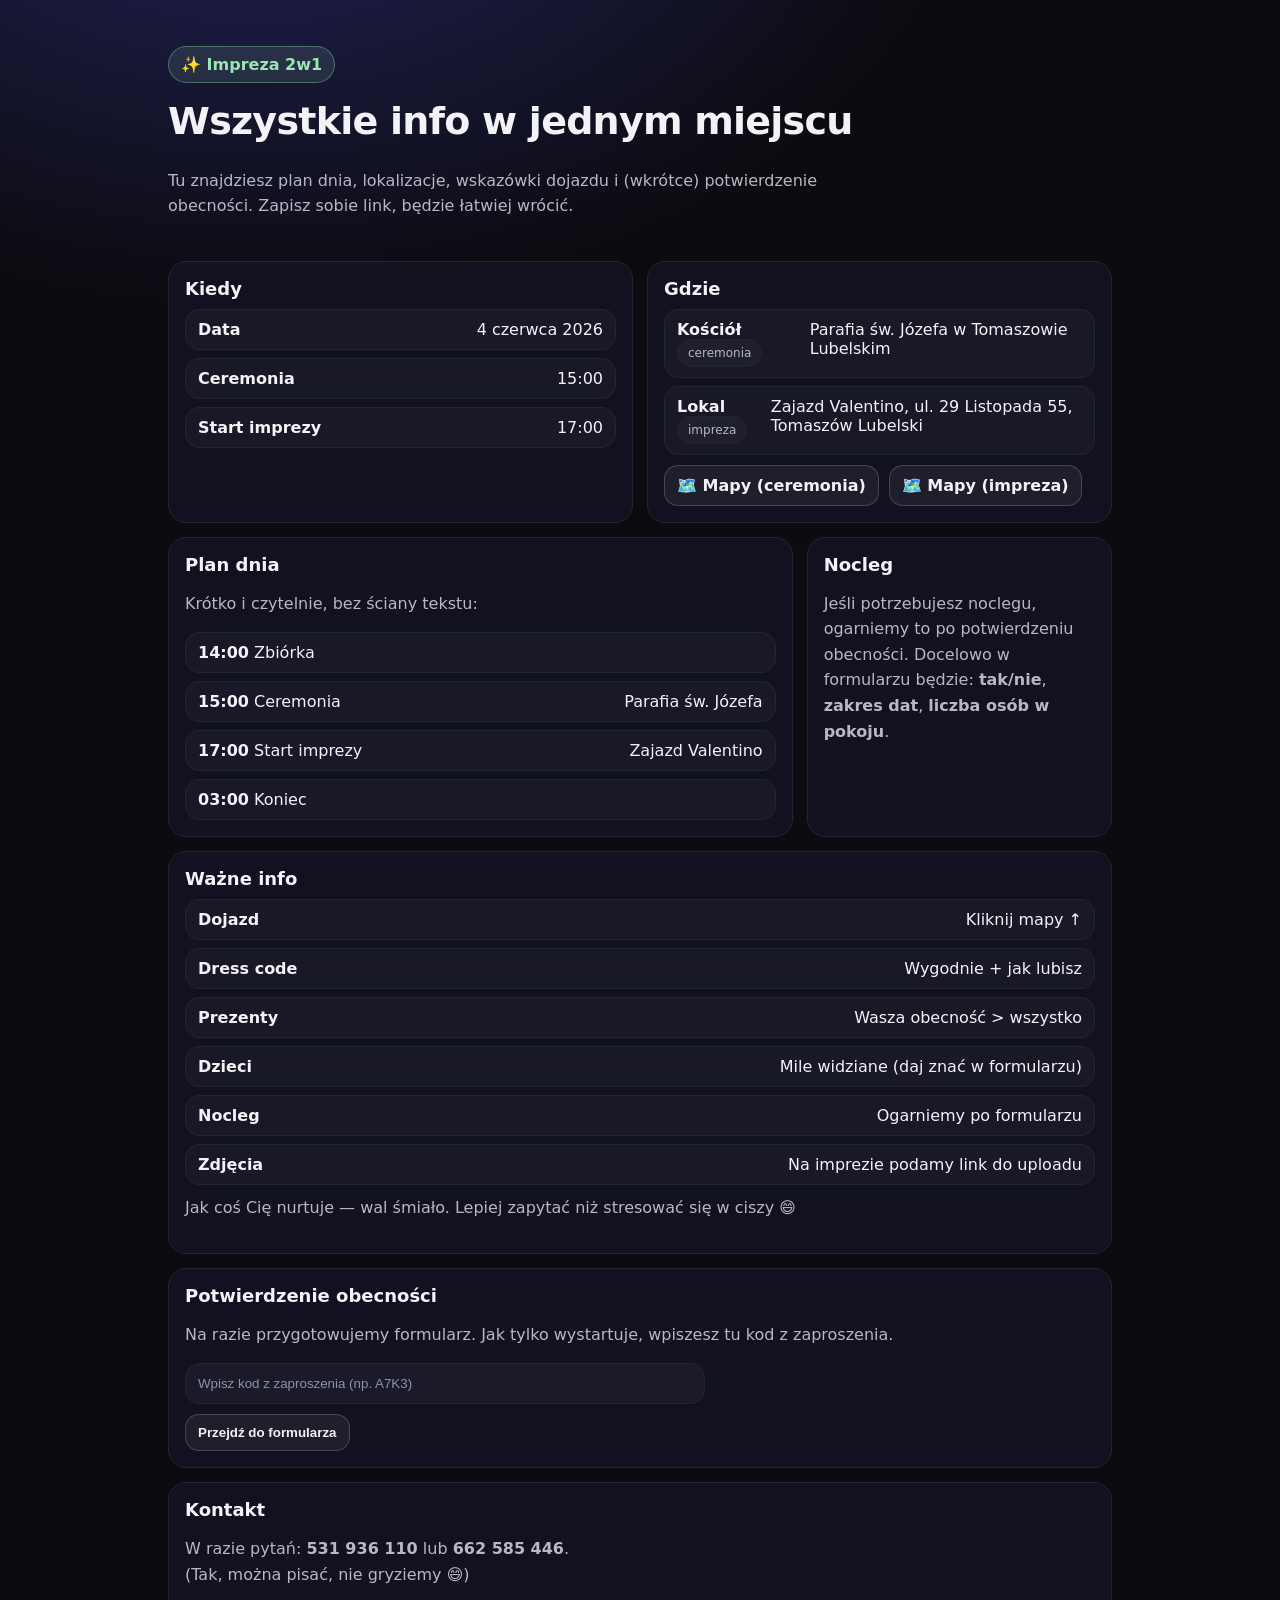
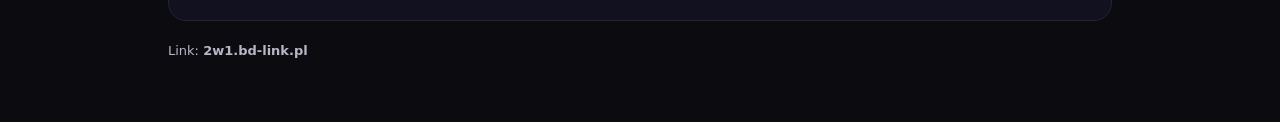
<file: index.html>
<!doctype html>
<html lang="pl">
<head>
  <meta charset="utf-8" />
  <meta name="viewport" content="width=device-width,initial-scale=1" />
  <meta name="robots" content="noindex,nofollow" />
  <title>Impreza 2w1</title>
  <style>
    :root { --bg:#0b0b10; --card:#141423; --text:#f3f3f7; --muted:#b7b7c8; --acc:#9ae6b4; --line:#23233a; }
    *{box-sizing:border-box}
    body{margin:0;font-family:system-ui,-apple-system,Segoe UI,Roboto,Ubuntu,"Helvetica Neue",Arial;background:radial-gradient(1200px 800px at 20% -10%, #23235a 0%, transparent 60%), var(--bg);color:var(--text)}
    a{color:inherit}
    .wrap{max-width:980px;margin:0 auto;padding:28px 18px 64px}
    header{display:flex;flex-direction:column;gap:10px;padding:18px 0 10px}
    .pill{display:inline-flex;align-items:center;gap:8px;background:rgba(154,230,180,.12);border:1px solid rgba(154,230,180,.35);color:var(--acc);padding:8px 12px;border-radius:999px;font-weight:600;width:max-content}
    h1{margin:6px 0 0;font-size:38px;letter-spacing:-.02em}
    .sub{color:var(--muted);line-height:1.55;max-width:70ch}
    .grid{display:grid;grid-template-columns:repeat(12,1fr);gap:14px;margin-top:16px}
    .card{grid-column:span 12;background:rgba(20,20,35,.78);border:1px solid var(--line);border-radius:18px;padding:16px 16px}
    @media (min-width:860px){
      .span6{grid-column:span 6}
      .span4{grid-column:span 4}
      .span8{grid-column:span 8}
    }
    h2{margin:0 0 8px;font-size:18px}
    .muted{color:var(--muted);line-height:1.6}
    .list{margin:10px 0 0;padding:0;list-style:none;display:grid;gap:8px}
    .row{display:flex;justify-content:space-between;gap:10px;padding:10px 12px;border:1px solid var(--line);border-radius:14px;background:rgba(255,255,255,.03)}
    .row b{font-weight:650}
    .btn{appearance:none;border:1px solid rgba(255,255,255,.18);background:rgba(255,255,255,.06);color:var(--text);padding:10px 12px;border-radius:14px;cursor:pointer;font-weight:650}
    .btn:hover{background:rgba(255,255,255,.10)}
    .input{width:100%;padding:12px 12px;border-radius:14px;border:1px solid var(--line);background:rgba(255,255,255,.04);color:var(--text);outline:none}
    .input::placeholder{color:#8f8fb0}
    .badge{display:inline-block;font-size:12px;color:var(--muted);border:1px solid var(--line);padding:6px 10px;border-radius:999px;background:rgba(255,255,255,.03)}
    footer{margin-top:22px;color:var(--muted);font-size:13px}
    .map{display:flex;gap:10px;flex-wrap:wrap;margin-top:10px}
    .map a{display:inline-flex;align-items:center;gap:8px;text-decoration:none}
    .sep{height:1px;background:var(--line);margin:12px 0}
  </style>
</head>
<body>
  <div class="wrap">
    <header>
      <div class="pill">✨ Impreza 2w1</div>
      <h1>Wszystkie info w jednym miejscu</h1>
      <p class="sub">
        Tu znajdziesz plan dnia, lokalizacje, wskazówki dojazdu i (wkrótce) potwierdzenie obecności.
        Zapisz sobie link, będzie łatwiej wrócić.
      </p>
    </header>

    <section class="grid">
      <div class="card span6">
        <h2>Kiedy</h2>
        <ul class="list">
          <li class="row"><span><b>Data</b></span><span>4 czerwca 2026</span></li>  
          <li class="row"><span><b>Ceremonia</b></span><span>15:00</span></li>
          <li class="row"><span><b>Start imprezy</b></span><span>17:00</span></li>
        </ul>
      </div>

      <div class="card span6">
        <h2>Gdzie</h2>
        <ul class="list">
          <li class="row"><span><b>Kościół</b> <span class="badge">ceremonia</span></span><span>Parafia św. Józefa w Tomaszowie Lubelskim</span></li>
          <li class="row"><span><b>Lokal</b> <span class="badge">impreza</span></span><span>Zajazd Valentino, ul. 29 Listopada 55, Tomaszów Lubelski</span></li>
        </ul>
        <div class="map">
          <a class="btn" href="https://www.google.com/maps/place/Ko%C5%9Bci%C3%B3%C5%82+pw.+%C5%9Aw.+J%C3%B3zefa/@50.4374412,23.4111574,16.42z/data=!4m6!3m5!1s0x4724af1db97cd621:0x3dadcc151da2d1af!8m2!3d50.4379009!4d23.4137895!16s%2Fg%2F120r9hjl?entry=ttu&g_ep=EgoyMDI2MDIxOC4wIKXMDSoASAFQAw%3D%3D" id="maps-ceremony" target="_blank" rel="noreferrer">🗺️ Mapy (ceremonia)</a>
          <a class="btn" href="https://www.google.com/maps/place/Zajazd+Valentino/@50.4509759,23.4252799,17.17z/data=!4m9!3m8!1s0x4724af124a879e5f:0x180357aef9720587!5m2!4m1!1i2!8m2!3d50.4509832!4d23.4270407!16s%2Fg%2F1thz0fgy?entry=ttu&g_ep=EgoyMDI2MDIxOC4wIKXMDSoASAFQAw%3D%3D" id="maps-party" target="_blank" rel="noreferrer">🗺️ Mapy (impreza)</a>
        </div>
      </div>

      <div class="card span8">
        <h2>Plan dnia</h2>
        <p class="muted">Krótko i czytelnie, bez ściany tekstu:</p>
        <ul class="list">
          <li class="row"><span><b>14:00</b> Zbiórka</span><span></span></li>
          <li class="row"><span><b>15:00</b> Ceremonia</span><span>Parafia św. Józefa</span></li>
          <li class="row"><span><b>17:00</b> Start imprezy</span><span>Zajazd Valentino</span></li>
          <li class="row"><span><b>03:00</b> Koniec</span><span></span></li>
        </ul>
      </div>

      <div class="card span4">
        <h2>Nocleg</h2>
        <p class="muted">
          Jeśli potrzebujesz noclegu, ogarniemy to po potwierdzeniu obecności.
          Docelowo w formularzu będzie: <b>tak/nie</b>, <b>zakres dat</b>, <b>liczba osób w pokoju</b>.
        </p>
      </div>

      <div class="card span12">
        <h2>Ważne info</h2>
        <ul class="list">
            <li class="row"><span><b>Dojazd</b></span><span>Kliknij mapy ↑</span></li>
            <li class="row"><span><b>Dress code</b></span><span>Wygodnie + jak lubisz</span></li>
            <li class="row"><span><b>Prezenty</b></span><span>Wasza obecność > wszystko</span></li>
            <li class="row"><span><b>Dzieci</b></span><span>Mile widziane (daj znać w formularzu)</span></li>
            <li class="row"><span><b>Nocleg</b></span><span>Ogarniemy po formularzu</span></li>
            <li class="row"><span><b>Zdjęcia</b></span><span>Na imprezie podamy link do uploadu</span></li>
        </ul>
        <p class="muted" style="margin-top:10px">
            Jak coś Cię nurtuje — wal śmiało. Lepiej zapytać niż stresować się w ciszy 😄
        </p>
      </div>

      <div class="card span12" id="rsvp">
        <h2>Potwierdzenie obecności</h2>
        <p class="muted">Na razie przygotowujemy formularz. Jak tylko wystartuje, wpiszesz tu kod z zaproszenia.</p>
        <div style="display:flex;gap:10px;flex-wrap:wrap;max-width:520px;margin-top:10px">
          <input class="input" placeholder="Wpisz kod z zaproszenia (np. A7K3)" disabled />
          <button class="btn" disabled>Przejdź do formularza</button>
        </div>
      </div>

      <div class="card span12">
        <h2>Kontakt</h2>
        <p class="muted">
          W razie pytań: <b>531 936 110</b> lub <b>662 585 446</b>. <br/>
          (Tak, można pisać, nie gryziemy 😄)
        </p>
      </div>
    </section>

    <footer>
      <div>Link: <b>2w1.bd-link.pl</b></div>
    </footer>
  </div>

  <script>
    const ceremony = "https://www.google.com/maps/place/Ko%C5%9Bci%C3%B3%C5%82+pw.+%C5%9Aw.+J%C3%B3zefa/@50.4377501,23.4076793,15.75z/data=!4m17!1m10!3m9!1s0x4724af124a879e5f:0x180357aef9720587!2sZajazd+Valentino!5m2!4m1!1i2!8m2!3d50.4509832!4d23.4270407!16s%2Fg%2F1thz0fgy!3m5!1s0x4724af1db97cd621:0x3dadcc151da2d1af!8m2!3d50.4379009!4d23.4137895!16s%2Fg%2F120r9hjl?entry=ttu&g_ep=EgoyMDI2MDIxOC4wIKXMDSoASAFQAw%3D%3D";
    const party = "https://www.google.com/maps/place/Zajazd+Valentino/@50.4509759,23.4252799,17.17z/data=!4m9!3m8!1s0x4724af124a879e5f:0x180357aef9720587!5m2!4m1!1i2!8m2!3d50.4509832!4d23.4270407!16s%2Fg%2F1thz0fgy?entry=ttu&g_ep=EgoyMDI2MDIxOC4wIKXMDSoASAFQAw%3D%3D";
    const a = document.getElementById("maps-ceremony");
    const b = document.getElementById("maps-party");
    if (ceremony) a.href = ceremony; else a.style.opacity = .5;
    if (party) b.href = party; else b.style.opacity = .5;
  </script>
</body>
</html>
</file>
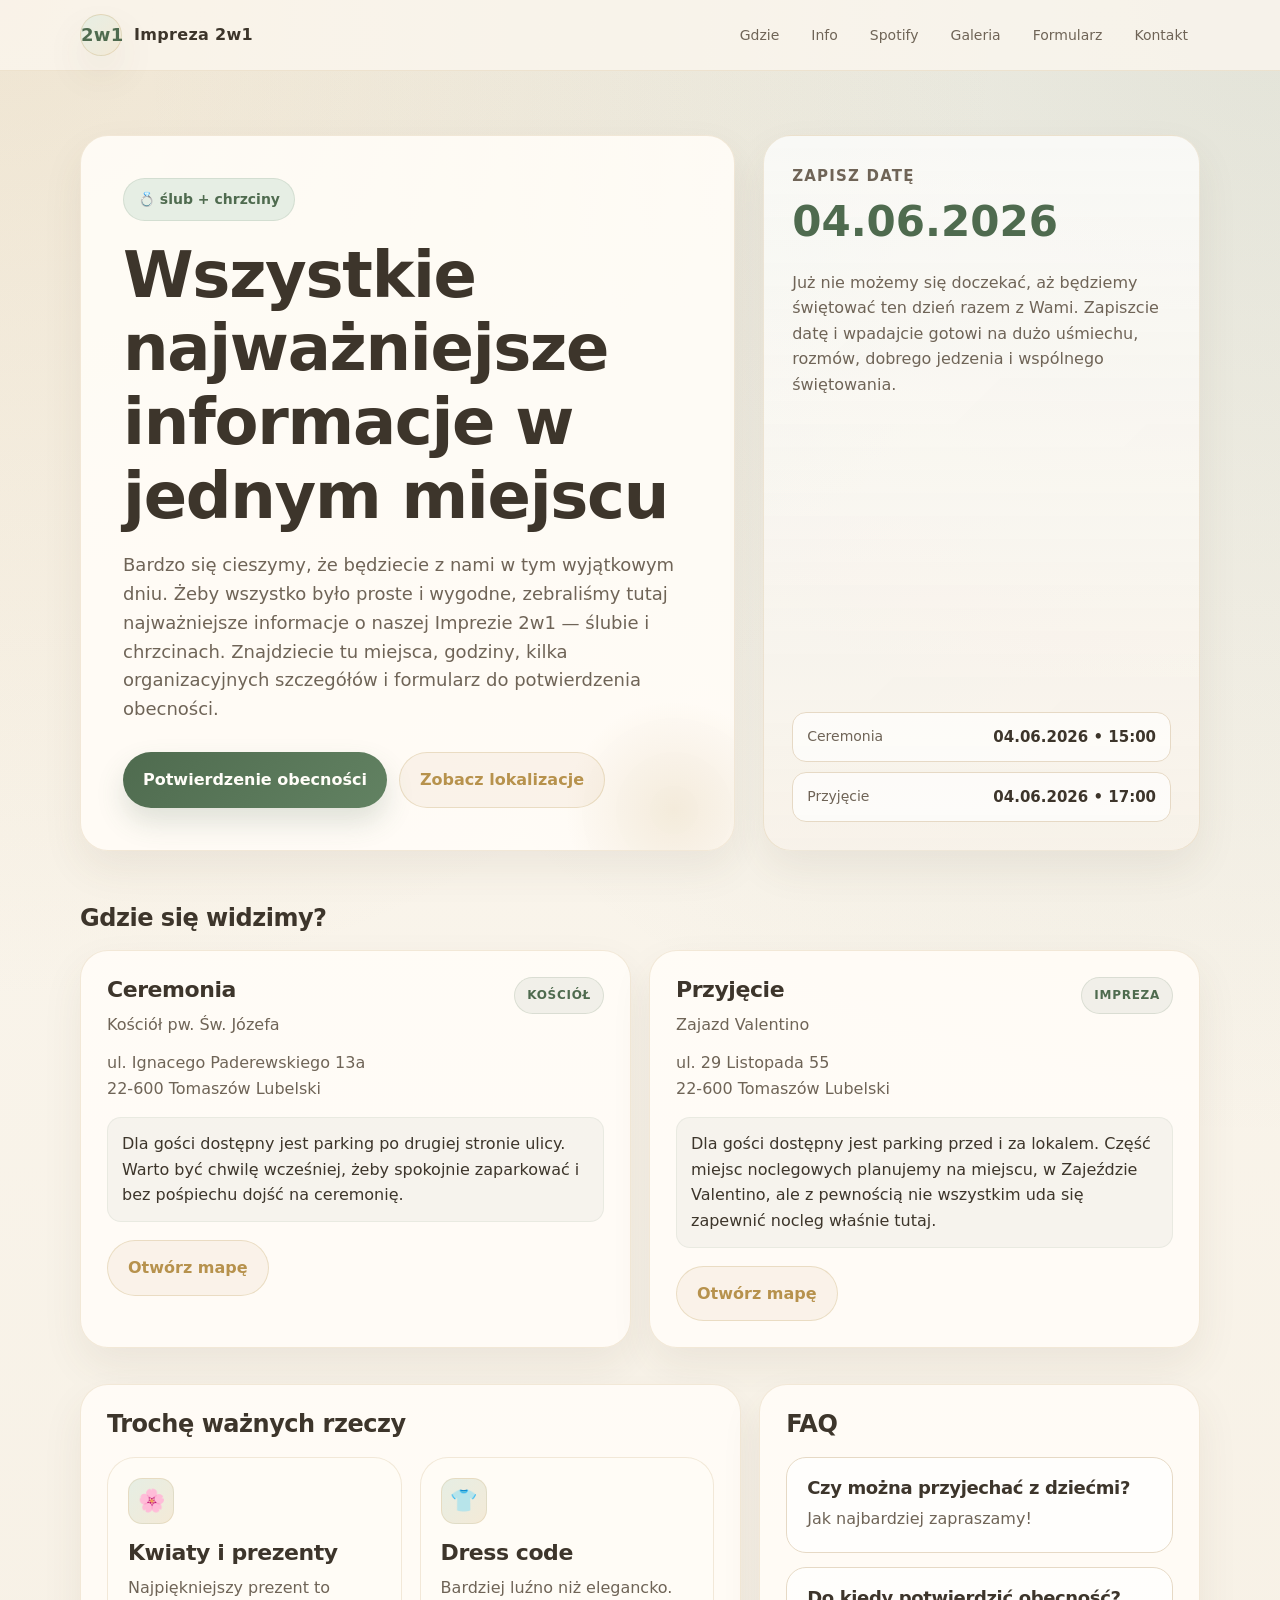
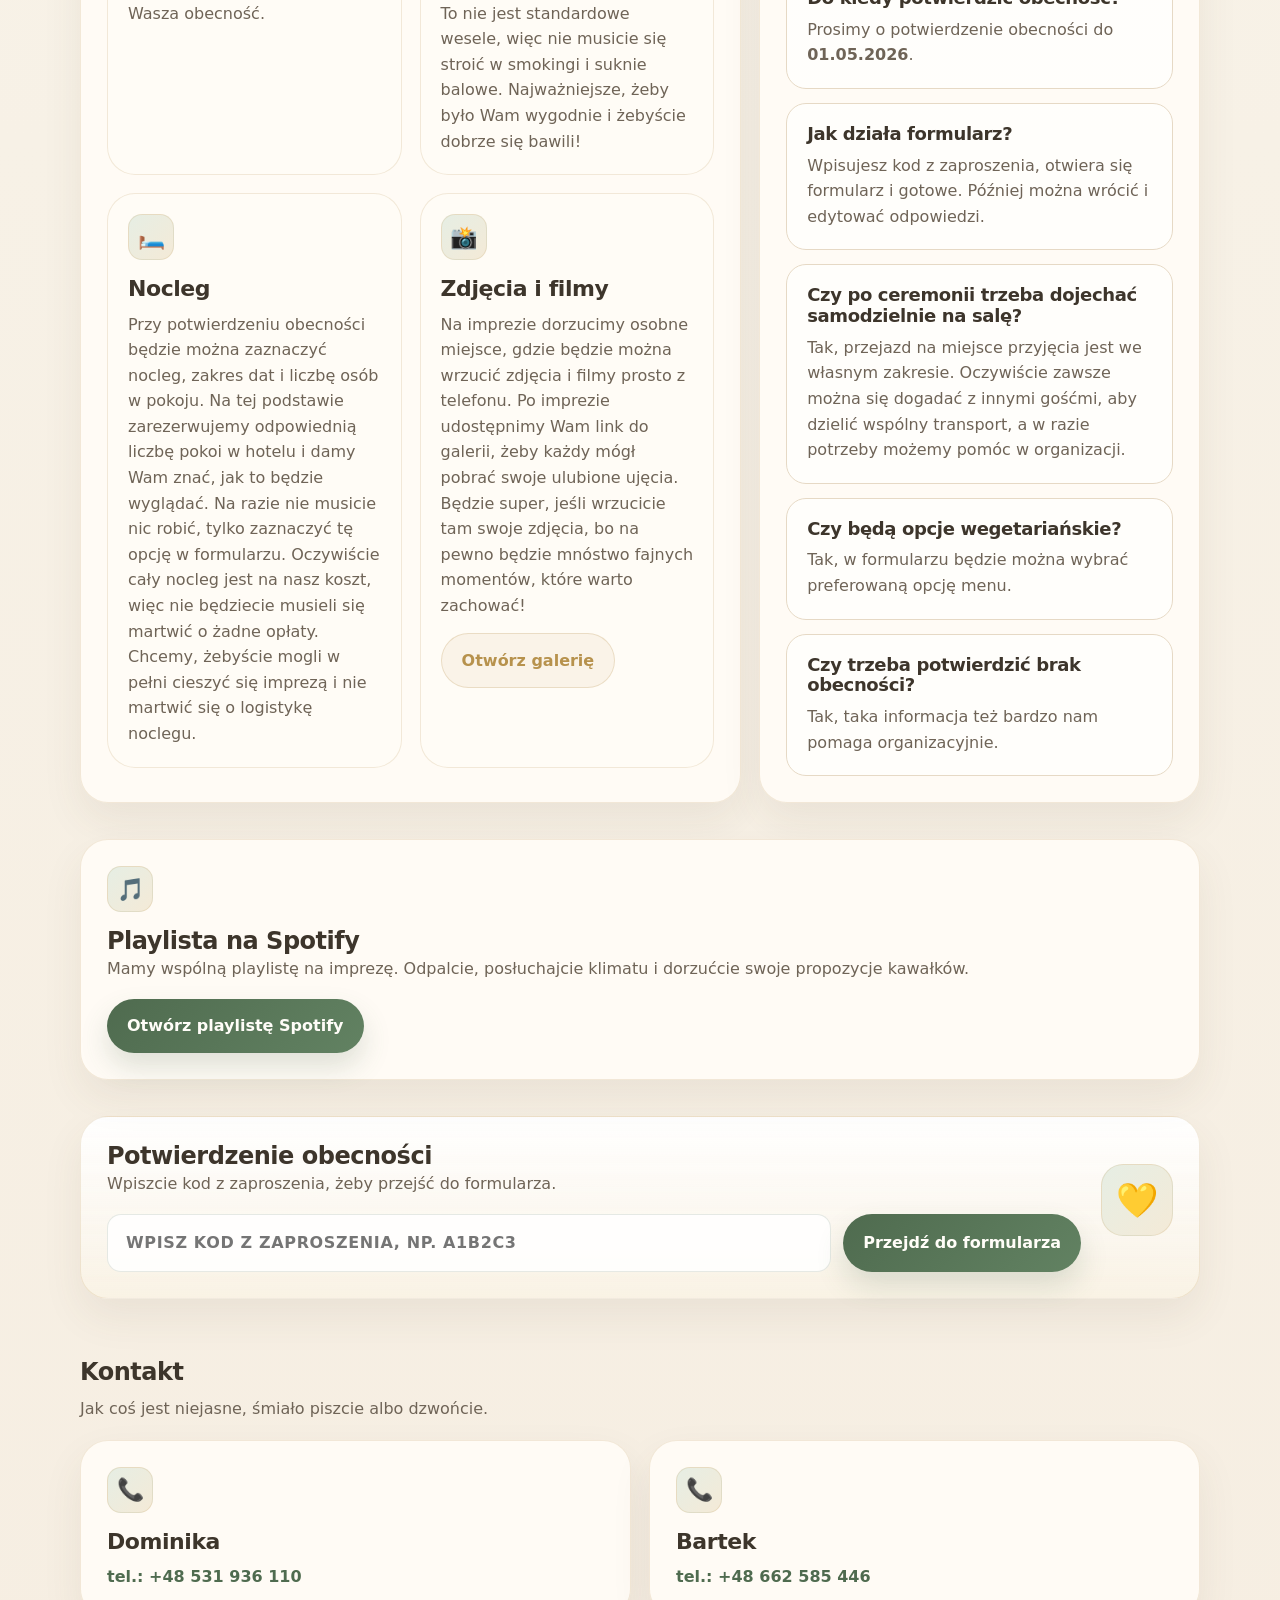
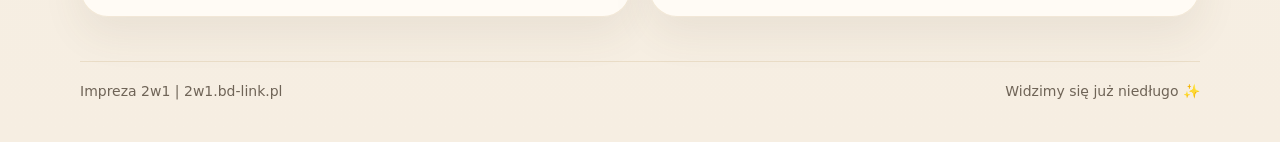
<file: site/index.html>
﻿<!doctype html>
<html lang="pl">
<head>
  <meta charset="utf-8" />
  <meta name="viewport" content="width=device-width, initial-scale=1" />
  <meta name="robots" content="noindex,nofollow" />
  <title>Impreza 2w1</title>
  <meta name="description" content="Ślub i chrzciny – wszystkie najważniejsze informacje w jednym miejscu." />
  <link rel="stylesheet" href="styles/main.css">
</head>
<body>
  <header class="topbar">
    <div class="container topbar-inner">
      <a class="brand" href="/index.html" aria-label="Przejdź na stronę główną">
        <div class="brand-mark">2w1</div>
        <div>Impreza 2w1</div>
      </a>
      <button
        class="nav-toggle"
        id="nav-toggle"
        type="button"
        aria-label="Przełącz menu"
        aria-controls="site-nav"
        aria-expanded="false"
      >
        <span class="nav-toggle-icon" aria-hidden="true">☰</span>
      </button>
      <nav class="nav" id="site-nav" aria-label="Nawigacja" data-open="false">
        <a href="#gdzie">Gdzie</a>
        <a href="#info">Info</a>
        <a href="#spotify">Spotify</a>
        <a href="/gallery.html">Galeria</a>
        <a href="#rsvp">Formularz</a>
        <a href="#kontakt">Kontakt</a>
      </nav>
    </div>
  </header>

  <main>
    <section class="hero">
      <div class="container hero-grid">
        <div class="hero-copy">
          <div class="eyebrow">💍 ślub + chrzciny</div>
          <h1>Wszystkie najważniejsze informacje w jednym miejscu</h1>
          <p class="hero-lead">
            Bardzo się cieszymy, że będziecie z nami w tym wyjątkowym dniu. Żeby wszystko było proste i wygodne,
            zebraliśmy tutaj najważniejsze informacje o naszej Imprezie 2w1 — ślubie i chrzcinach.
            Znajdziecie tu miejsca, godziny, kilka organizacyjnych szczegółów i formularz do potwierdzenia obecności.
          </p>
          <div class="hero-actions">
            <a class="btn btn-primary" href="#rsvp">Potwierdzenie obecności</a>
            <a class="btn btn-secondary" href="#gdzie">Zobacz lokalizacje</a>
          </div>
        </div>

        <aside class="hero-card" aria-label="Najważniejsze informacje">
          <div>
            <div class="countdown-title">Zapisz datę</div>
            <div class="date-box">
              <div class="date-main">04.06.2026</div>
              <p style="margin:0; color: var(--muted);">
                Już nie możemy się doczekać, aż będziemy świętować ten dzień razem z Wami.
                Zapiszcie datę i wpadajcie gotowi na dużo uśmiechu, rozmów, dobrego jedzenia i wspólnego świętowania.
              </p>
            </div>
          </div>

          <div class="mini-list">
            <div class="mini-item">
              <span>Ceremonia</span>
              <strong>04.06.2026 • 15:00</strong>
            </div>
            <div class="mini-item">
              <span>Przyjęcie</span>
              <strong>04.06.2026 • 17:00</strong>
            </div>
          </div>
        </aside>
      </div>
    </section>

    <section class="section" id="gdzie">
      <div class="container">
        <div class="section-heading">
          <div>
            <h2>Gdzie się widzimy?</h2>
          </div>
        </div>

        <div class="places-grid">
          <article class="panel">
            <div class="place-title-row">
              <div>
                <h3>Ceremonia</h3>
                <p>Kościół pw. Św. Józefa</p>
              </div>
              <div class="tag">kościół</div>
            </div>
            <p>
              ul. Ignacego Paderewskiego 13a<br>
              22-600 Tomaszów Lubelski
            </p>
            <ul class="detail-list">
              <li>Dla gości dostępny jest parking po drugiej stronie ulicy. Warto być chwilę wcześniej, żeby spokojnie zaparkować i bez pośpiechu dojść na ceremonię.</li>
            </ul>
            <div class="hero-actions" style="margin-top: 18px;">
              <a class="btn btn-secondary" href="https://maps.app.goo.gl/gqUh9HjUZLVQgQsm7">Otwórz mapę</a>
            </div>
          </article>

          <article class="panel">
            <div class="place-title-row">
              <div>
                <h3>Przyjęcie</h3>
                <p>Zajazd Valentino</p>
              </div>
              <div class="tag">impreza</div>
            </div>
            <p>
              ul. 29 Listopada 55<br>
              22-600 Tomaszów Lubelski
            </p>
            <ul class="detail-list">
              <li>Dla gości dostępny jest parking przed i za lokalem. Część miejsc noclegowych planujemy na miejscu, w Zajeździe Valentino, ale z pewnością nie wszystkim uda się zapewnić nocleg właśnie tutaj.</li>
            </ul>
            <div class="hero-actions" style="margin-top: 18px;">
              <a class="btn btn-secondary" href="https://maps.app.goo.gl/rmfdSCxpEkMoLABb7">Otwórz mapę</a>
            </div>
          </article>
        </div>
      </div>
    </section>

    <section class="section" id="info">
      <div class="container details-grid">
        <article class="info-card">
          <h2>Trochę ważnych rzeczy</h2>
          <div class="cards-2" style="margin-top: 18px;">

            <div class="section-card" style="padding: 20px; box-shadow: none;">
              <div class="icon-badge">🌸</div>
              <h3>Kwiaty i prezenty</h3>
              <p>Najpiękniejszy prezent to Wasza obecność.</p>
            </div>

            <div class="section-card" style="padding: 20px; box-shadow: none;">
              <div class="icon-badge">👕</div>
              <h3>Dress code</h3>
              <p>
                Bardziej luźno niż elegancko. To nie jest standardowe wesele,
                więc nie musicie się stroić w smokingi i suknie balowe.
                Najważniejsze, żeby było Wam wygodnie i żebyście dobrze się bawili!
              </p>
            </div>

            <div class="section-card" style="padding: 20px; box-shadow: none;">
              <div class="icon-badge">🛏️</div>
              <h3>Nocleg</h3>
              <p>
                Przy potwierdzeniu obecności będzie można zaznaczyć nocleg, zakres dat i liczbę osób w pokoju.
                Na tej podstawie zarezerwujemy odpowiednią liczbę pokoi w hotelu i damy Wam znać,
                jak to będzie wyglądać. Na razie nie musicie nic robić, tylko zaznaczyć tę opcję w formularzu.
                Oczywiście cały nocleg jest na nasz koszt, więc nie będziecie musieli się martwić o żadne opłaty.
                Chcemy, żebyście mogli w pełni cieszyć się imprezą i nie martwić się o logistykę noclegu.
              </p>
            </div>

            <div class="section-card" style="padding: 20px; box-shadow: none;">
              <div class="icon-badge">📸</div>
              <h3>Zdjęcia i filmy</h3>
              <p>
                Na imprezie dorzucimy osobne miejsce, gdzie będzie można wrzucić zdjęcia i filmy prosto z telefonu.
                Po imprezie udostępnimy Wam link do galerii, żeby każdy mógł pobrać swoje ulubione ujęcia.
                Będzie super, jeśli wrzucicie tam swoje zdjęcia, bo na pewno będzie mnóstwo fajnych momentów,
                które warto zachować!
              </p>
              <div class="hero-actions" style="margin-top: 14px;">
                <a class="btn btn-secondary" href="/gallery.html">Otwórz galerię</a>
              </div>
            </div>
          </div>
        </article>

        <article class="info-card">
          <h2>FAQ</h2>
          <ul class="faq" style="margin-top: 18px;">
            <li class="faq-item">
              <h3>Czy można przyjechać z dziećmi?</h3>
              <p>Jak najbardziej zapraszamy!</p>
            </li>
            <li class="faq-item">
              <h3>Do kiedy potwierdzić obecność?</h3>
              <p>Prosimy o potwierdzenie obecności do <b>01.05.2026</b>.</p>
            </li>
            <li class="faq-item">
              <h3>Jak działa formularz?</h3>
              <p>Wpisujesz kod z zaproszenia, otwiera się formularz i gotowe. Później można wrócić i edytować odpowiedzi.</p>
            </li>
            <li class="faq-item">
              <h3>Czy po ceremonii trzeba dojechać samodzielnie na salę?</h3>
              <p>Tak, przejazd na miejsce przyjęcia jest we własnym zakresie.
                Oczywiście zawsze można się dogadać z innymi gośćmi, aby dzielić wspólny transport, a w razie potrzeby możemy pomóc w organizacji.</p>
            </li>
            <li class="faq-item">
              <h3>Czy będą opcje wegetariańskie?</h3>
              <p>Tak, w formularzu będzie można wybrać preferowaną opcję menu.</p>
            </li>
            <li class="faq-item">
              <h3>Czy trzeba potwierdzić brak obecności?</h3>
              <p>Tak, taka informacja też bardzo nam pomaga organizacyjnie.</p>
            </li>
          </ul>
        </article>
      </div>
    </section>

    <section class="section" id="spotify">
      <div class="container">
        <article class="section-card">
          <div class="icon-badge">🎵</div>
          <h2>Playlista na Spotify</h2>
          <p>
            Mamy wspólną playlistę na imprezę. Odpalcie, posłuchajcie klimatu i dorzućcie swoje propozycje kawałków.
          </p>
          <div class="hero-actions" style="margin-top: 18px;">
            <a class="btn btn-primary" href="https://open.spotify.com/playlist/4TO28ayHBYd7rs6MMkvjEb?si=2b05b50a90894fc7&pt=0059463d919aa73c8699eeb2417dbea4" target="_blank" rel="noopener noreferrer">
              Otwórz playlistę Spotify
            </a>
          </div>
        </article>
      </div>
    </section>

    <section class="rsvp-wrap" id="rsvp">
      <div class="container">
        <article class="rsvp-card">
          <div>
            <h2>Potwierdzenie obecności</h2>
            <p>Wpiszcie kod z zaproszenia, żeby przejść do formularza.</p>
            <form class="form-row" id="code-form">
              <input
                class="input code-input"
                type="text"
                name="inviteCode"
                id="inviteCode"
                placeholder="Wpisz kod z zaproszenia, np. A1B2C3"
                autocomplete="off"
                spellcheck="false"
                inputmode="latin"
              />
              <button class="btn btn-primary" type="submit">Przejdź do formularza</button>
            </form>
          </div>
          <div>
            <div class="icon-badge" style="width: 72px; height: 72px; border-radius: 22px; font-size: 34px; margin: 0 0 14px auto;">💛</div>
          </div>
        </article>
      </div>
    </section>

    <section class="section" id="kontakt">
      <div class="container">
        <div class="section-heading">
          <div>
            <h2>Kontakt</h2>
            <p>Jak coś jest niejasne, śmiało piszcie albo dzwońcie.</p>
          </div>
        </div>

        <div class="cards-2">
          <article class="section-card">
            <div class="icon-badge">📞</div>
            <h3>Dominika</h3>
            <p><a class="contact-link" href="tel:+48531936110">tel.: +48 531 936 110</a></p>
          </article>
          <article class="section-card">
            <div class="icon-badge">📞</div>
            <h3>Bartek</h3>
            <p><a class="contact-link" href="tel:+48662585446">tel.: +48 662 585 446</a></p>
          </article>
        </div>
      </div>
    </section>
  </main>

  <footer class="footer">
    <div class="container footer-inner">
      <div>Impreza 2w1 | 2w1.bd-link.pl</div>
      <div>Widzimy się już niedługo ✨</div>
    </div>
  </footer>

  <script>
    const navToggle = document.getElementById('nav-toggle');
    const siteNav = document.getElementById('site-nav');
    const codeForm = document.getElementById('code-form');

    if (navToggle && siteNav) {
      navToggle.addEventListener('click', () => {
        const isOpen = siteNav.getAttribute('data-open') === 'true';
        siteNav.setAttribute('data-open', String(!isOpen));
        navToggle.setAttribute('aria-expanded', String(!isOpen));
        navToggle.querySelector('.nav-toggle-icon').textContent = !isOpen ? '✕' : '☰';
      });

      siteNav.addEventListener('click', (event) => {
        if (!event.target.closest('a')) return;
        siteNav.setAttribute('data-open', 'false');
        navToggle.setAttribute('aria-expanded', 'false');
      });
    }

    codeForm.addEventListener('submit', (event) => {
      event.preventDefault();
      const input = document.getElementById('inviteCode');
      const code = input.value.trim().toUpperCase();

      if (!code) {
        input.focus();
        return;
      }

      window.location.href = `/rsvp?code=${encodeURIComponent(code)}`;
    });
  </script>
</body>
</html>
</file>
<file: site/styles/main.css>
:root {
    --bg: #f8f3ea;
    --bg-soft: #f3ebdf;
    --card: rgba(255, 252, 247, 0.92);
    --text: #3d352b;
    --muted: #6f6457;
    --line: #e6d9c5;
    --green: #4f6b4f;
    --green-soft: #e6eee4;
    --gold: #b7924d;
    --gold-soft: #f4ead7;
    --shadow: 0 18px 40px rgba(95, 76, 46, 0.08);
    --radius-xl: 28px;
    --radius-lg: 20px;
    --radius-md: 14px;
    --max: 1120px;
    --ease-out: cubic-bezier(0.22, 1, 0.36, 1);
    --ease-smooth: cubic-bezier(0.4, 0, 0.2, 1);
}

* { box-sizing: border-box; }

html { scroll-behavior: smooth; }

body {
    margin: 0;
    font-family: "Segoe UI", Inter, system-ui, -apple-system, BlinkMacSystemFont, "Helvetica Neue", sans-serif;
    color: var(--text);
    background:
    radial-gradient(circle at top left, rgba(183, 146, 77, 0.18), transparent 28%),
    radial-gradient(circle at top right, rgba(79, 107, 79, 0.14), transparent 32%),
    linear-gradient(180deg, #fbf7ef 0%, #f7f1e6 52%, #f6eee2 100%);
    line-height: 1.6;
    animation: pageFadeIn 520ms var(--ease-out) both;
}

a { color: inherit; }

img { max-width: 100%; display: block; }

.container {
    width: min(var(--max), calc(100% - 32px));
    margin: 0 auto;
}

.topbar {
    position: sticky;
    top: 0;
    z-index: 30;
    backdrop-filter: blur(12px);
    background: rgba(251, 247, 239, 0.78);
    border-bottom: 1px solid rgba(183, 146, 77, 0.18);
    animation: headerDropIn 520ms var(--ease-out) both;
}

.topbar-inner {
    display: flex;
    align-items: center;
    justify-content: space-between;
    gap: 16px;
    padding: 14px 0;
}

.brand {
    display: flex;
    align-items: center;
    gap: 12px;
    font-weight: 700;
    letter-spacing: 0.02em;
    text-decoration: none;
    color: inherit;
}

.brand-mark {
    width: 42px;
    height: 42px;
    border-radius: 50%;
    display: grid;
    place-items: center;
    background: linear-gradient(135deg, var(--green-soft), var(--gold-soft));
    border: 1px solid rgba(183, 146, 77, 0.25);
    color: var(--green);
    box-shadow: var(--shadow);
    font-size: 18px;
}

.nav {
    display: flex;
    flex-wrap: wrap;
    justify-content: flex-end;
    gap: 8px;
}

.nav-toggle {
    display: none;
    border: 1px solid rgba(183, 146, 77, 0.24);
    background: rgba(255,255,255,0.75);
    color: var(--text);
    border-radius: 999px;
    padding: 10px 14px;
    font: inherit;
    font-weight: 700;
    cursor: pointer;
    transition: background 200ms var(--ease-smooth), transform 200ms var(--ease-smooth);
}

.nav-toggle:hover {
    background: rgba(79, 107, 79, 0.08);
    transform: translateY(-1px);
}

.nav-toggle-icon {
    font-size: 18px;
    line-height: 1;
    display: inline-block;
    min-width: 1em;
    text-align: center;
}

.nav a {
    text-decoration: none;
    color: var(--muted);
    font-size: 14px;
    padding: 10px 12px;
    border-radius: 999px;
    position: relative;
    transition: background 200ms var(--ease-smooth), color 200ms var(--ease-smooth), transform 200ms var(--ease-smooth);
}

.nav a:hover {
    background: rgba(79, 107, 79, 0.08);
    color: var(--green);
    transform: translateY(-1px);
}

.nav a::after {
    content: "";
    position: absolute;
    left: 12px;
    right: 12px;
    bottom: 7px;
    height: 2px;
    border-radius: 999px;
    background: rgba(79, 107, 79, 0.35);
    transform: scaleX(0);
    transform-origin: left;
    transition: transform 220ms var(--ease-out);
}

.nav a:hover::after {
    transform: scaleX(1);
}

.hero {
    padding: 64px 0 36px;
}

.hero-grid {
    display: grid;
    grid-template-columns: 1.2fr 0.8fr;
    gap: 28px;
    align-items: stretch;
}

.hero-copy,
.hero-card,
.section-card,
.panel,
.rsvp-card,
.info-card {
    background: var(--card);
    border: 1px solid rgba(183, 146, 77, 0.18);
    border-radius: var(--radius-xl);
    box-shadow: var(--shadow);
    transition: transform 220ms var(--ease-smooth), box-shadow 220ms var(--ease-smooth), border-color 220ms var(--ease-smooth);
}

.hero-copy {
    padding: 42px;
    position: relative;
    overflow: hidden;
    animation: riseIn 560ms var(--ease-out) 60ms both;
}

.hero-copy::after {
    content: "";
    position: absolute;
    inset: auto -50px -70px auto;
    width: 220px;
    height: 220px;
    border-radius: 50%;
    background: radial-gradient(circle, rgba(183, 146, 77, 0.16), transparent 70%);
    pointer-events: none;
}

.eyebrow {
    display: inline-flex;
    align-items: center;
    gap: 8px;
    padding: 9px 14px;
    border-radius: 999px;
    background: var(--green-soft);
    color: var(--green);
    font-weight: 700;
    font-size: 14px;
    border: 1px solid rgba(79, 107, 79, 0.12);
}

h1, h2, h3 {
    margin: 0;
    line-height: 1.15;
    letter-spacing: -0.02em;
}

h1 {
    margin-top: 18px;
    font-size: clamp(34px, 5vw, 64px);
}

.hero-lead {
    margin: 18px 0 0;
    max-width: 58ch;
    color: var(--muted);
    font-size: 18px;
}

.hero-actions {
    display: flex;
    flex-wrap: wrap;
    gap: 12px;
    margin-top: 28px;
}

.btn {
    appearance: none;
    border: 0;
    border-radius: 999px;
    padding: 14px 20px;
    font: inherit;
    font-weight: 700;
    cursor: pointer;
    text-decoration: none;
    display: inline-flex;
    align-items: center;
    justify-content: center;
    gap: 10px;
    transition: transform 180ms var(--ease-smooth), box-shadow 180ms var(--ease-smooth), background 180ms var(--ease-smooth), filter 180ms var(--ease-smooth);
}

.btn:hover { transform: translateY(-1px); }
.btn:active { transform: translateY(0) scale(0.985); }

.btn-primary {
    background: linear-gradient(135deg, var(--green), #628262);
    color: #fffdf8;
    box-shadow: 0 14px 28px rgba(79, 107, 79, 0.18);
}

.btn-secondary {
    background: rgba(183, 146, 77, 0.08);
    color: var(--gold);
    border: 1px solid rgba(183, 146, 77, 0.24);
}

.hero-card {
    padding: 28px;
    display: flex;
    flex-direction: column;
    justify-content: space-between;
    gap: 18px;
    background:
    linear-gradient(180deg, rgba(255,255,255,0.8), rgba(248,243,234,0.92)),
    linear-gradient(135deg, rgba(79,107,79,0.08), rgba(183,146,77,0.1));
    animation: riseIn 600ms var(--ease-out) 140ms both;
}

.countdown-title {
    font-size: 15px;
    color: var(--muted);
    text-transform: uppercase;
    letter-spacing: 0.08em;
    font-weight: 700;
}

.date-box {
    display: grid;
    gap: 14px;
}

.date-main {
    font-size: clamp(28px, 4vw, 42px);
    font-weight: 800;
    color: var(--green);
}

.mini-list {
    display: grid;
    gap: 10px;
}

.mini-item {
    display: flex;
    justify-content: space-between;
    gap: 12px;
    align-items: center;
    padding: 12px 14px;
    border-radius: var(--radius-md);
    border: 1px solid var(--line);
    background: rgba(255,255,255,0.64);
    transition: transform 180ms var(--ease-smooth), background 180ms var(--ease-smooth);
}

.mini-item:hover {
    transform: translateY(-2px);
    background: rgba(255,255,255,0.9);
}

.mini-item span:first-child {
    color: var(--muted);
    font-size: 14px;
}

.mini-item strong {
    font-size: 15px;
}

.section {
    padding: 18px 0;
    animation: riseIn 520ms var(--ease-out) both;
}

.section-heading {
    display: flex;
    align-items: end;
    justify-content: space-between;
    gap: 16px;
    margin-bottom: 18px;
}

.section-heading p {
    margin: 10px 0 0;
    color: var(--muted);
    max-width: 60ch;
}

.cards-3,
.cards-2,
.timeline,
.faq,
.places-grid,
.details-grid {
    display: grid;
    gap: 18px;
}

.cards-3 { grid-template-columns: repeat(3, minmax(0, 1fr)); }
.cards-2 { grid-template-columns: repeat(2, minmax(0, 1fr)); }
.places-grid { grid-template-columns: repeat(2, minmax(0, 1fr)); }
.details-grid { grid-template-columns: 1.2fr 0.8fr; }

.section-card,
.panel,
.info-card,
.rsvp-card {
    padding: 26px;
}

.section-card:hover,
.panel:hover,
.info-card:hover,
.rsvp-card:hover,
.hero-copy:hover,
.hero-card:hover {
    transform: translateY(-3px);
    box-shadow: 0 24px 46px rgba(95, 76, 46, 0.12);
    border-color: rgba(183, 146, 77, 0.3);
}

.section-card h3,
.panel h3,
.info-card h3,
.rsvp-card h3 {
    font-size: 22px;
    margin-bottom: 10px;
}

.section-card p,
.panel p,
.info-card p,
.rsvp-card p,
.faq-item p {
    margin: 0;
    color: var(--muted);
}

.contact-link {
    color: var(--green);
    font-weight: 700;
    text-decoration: none;
}

.contact-link:hover {
    text-decoration: underline;
}

.icon-badge {
    width: 46px;
    height: 46px;
    border-radius: 14px;
    display: grid;
    place-items: center;
    margin-bottom: 16px;
    font-size: 22px;
    background: linear-gradient(135deg, var(--green-soft), var(--gold-soft));
    color: var(--green);
    border: 1px solid rgba(183, 146, 77, 0.18);
}

.timeline {
    grid-template-columns: repeat(2, minmax(0, 1fr));
}

.timeline-item {
    position: relative;
    padding: 22px;
    border-radius: var(--radius-lg);
    background: rgba(255,255,255,0.58);
    border: 1px solid var(--line);
}

.timeline-time {
    color: var(--gold);
    font-size: 14px;
    font-weight: 800;
    letter-spacing: 0.08em;
    text-transform: uppercase;
    margin-bottom: 10px;
}

.timeline-item h3 {
    font-size: 20px;
    margin-bottom: 8px;
}

.place-title-row {
    display: flex;
    justify-content: space-between;
    gap: 10px;
    align-items: start;
    margin-bottom: 12px;
}

.tag {
    display: inline-flex;
    align-items: center;
    gap: 8px;
    padding: 8px 12px;
    border-radius: 999px;
    font-size: 12px;
    font-weight: 800;
    background: rgba(79, 107, 79, 0.08);
    color: var(--green);
    border: 1px solid rgba(79, 107, 79, 0.14);
    text-transform: uppercase;
    letter-spacing: 0.06em;
    white-space: nowrap;
}

.detail-list,
.faq {
    list-style: none;
    margin: 0;
    padding: 0;
}

.detail-list {
    display: grid;
    gap: 12px;
    margin-top: 16px;
}

.detail-list li {
    padding: 13px 14px;
    border-radius: var(--radius-md);
    background: rgba(79, 107, 79, 0.05);
    border: 1px solid rgba(79, 107, 79, 0.08);
    color: var(--text);
}

.rsvp-wrap {
    padding: 18px 0 42px;
}

.rsvp-card {
    background:
    linear-gradient(180deg, rgba(255,255,255,0.92), rgba(244,234,215,0.54)),
    var(--card);
    display: grid;
    grid-template-columns: 1fr auto;
    gap: 20px;
    align-items: center;
}

.rsvp-note {
    display: inline-flex;
    align-items: center;
    gap: 8px;
    margin-top: 14px;
    padding: 8px 12px;
    border-radius: 999px;
    background: rgba(183, 146, 77, 0.08);
    color: var(--gold);
    font-size: 13px;
    font-weight: 700;
    border: 1px solid rgba(183, 146, 77, 0.18);
}

.form-row {
    display: flex;
    gap: 12px;
    flex-wrap: wrap;
    margin-top: 18px;
}

.input {
    flex: 1 1 260px;
    min-width: 0;
    border-radius: 999px;
    border: 1px solid rgba(79, 107, 79, 0.14);
    background: rgba(255,255,255,0.86);
    padding: 15px 18px;
    color: var(--text);
    font: inherit;
    box-shadow: inset 0 1px 0 rgba(255,255,255,0.4);
    transition: border-color 180ms var(--ease-smooth), outline-color 180ms var(--ease-smooth), box-shadow 180ms var(--ease-smooth), background 180ms var(--ease-smooth);
}

.input:focus {
    outline: 2px solid rgba(79, 107, 79, 0.16);
    border-color: rgba(79, 107, 79, 0.22);
}

.code-input {
    border-radius: 14px;
    min-height: 52px;
    letter-spacing: 0.04em;
    font-weight: 700;
    text-transform: uppercase;
    -webkit-appearance: none;
    appearance: none;
}

.faq {
    display: grid;
    gap: 14px;
}

.faq-item {
    padding: 20px;
    border-radius: var(--radius-lg);
    border: 1px solid var(--line);
    background: rgba(255,255,255,0.58);
}

.faq-item h3 {
    font-size: 18px;
    margin-bottom: 8px;
}

.gallery-grid {
    display: grid;
    gap: 16px;
    grid-template-columns: repeat(4, minmax(0, 1fr));
}

.upload-toolbar {
    display: grid;
    gap: 12px;
    grid-template-columns: auto 1fr auto auto auto;
    align-items: center;
}

.upload-count {
    font-size: 14px;
    color: var(--muted);
    padding: 8px 10px;
    border-radius: 999px;
    background: rgba(255, 255, 255, 0.65);
    border: 1px solid var(--line);
}

.upload-list-wrap {
    margin-top: 14px;
    border-radius: var(--radius-lg);
    border: 1px solid var(--line);
    background: rgba(255, 255, 255, 0.55);
    padding: 12px;
}

.upload-list {
    list-style: none;
    margin: 0;
    padding: 0;
    display: grid;
    gap: 8px;
}

.upload-empty {
    color: var(--muted);
    padding: 10px;
}

.upload-row {
    display: flex;
    justify-content: space-between;
    align-items: center;
    gap: 12px;
    padding: 10px 12px;
    border-radius: var(--radius-md);
    border: 1px solid var(--line);
    background: rgba(255, 255, 255, 0.8);
    transition: transform 180ms ease, box-shadow 180ms ease, border-color 180ms ease, background 180ms ease;
    position: relative;
    overflow: hidden;
}

.upload-preview {
    width: 34px;
    height: 34px;
    border-radius: 9px;
    overflow: hidden;
    border: 1px solid var(--line);
    flex-shrink: 0;
    background: rgba(255, 255, 255, 0.75);
}

.upload-thumb {
    width: 100%;
    height: 100%;
    object-fit: cover;
}

.upload-main {
    display: grid;
    gap: 2px;
    min-width: 0;
    flex: 1;
}

.upload-main strong {
    font-size: 14px;
    font-weight: 700;
    overflow: hidden;
    text-overflow: ellipsis;
    white-space: nowrap;
}

.upload-size {
    font-size: 12px;
    color: var(--muted);
}

.upload-side {
    display: grid;
    justify-items: end;
    gap: 2px;
    min-width: 95px;
}

.upload-state {
    font-size: 12px;
    font-weight: 800;
    letter-spacing: 0.04em;
    text-transform: uppercase;
}

.upload-note {
    font-size: 11px;
    color: var(--muted);
}

.upload-remove {
    padding: 8px 12px;
    font-size: 12px;
    line-height: 1;
    min-width: auto;
}

.upload-remove:disabled {
    opacity: 0.6;
    cursor: not-allowed;
}

.upload-progress {
    position: absolute;
    left: 0;
    right: 0;
    bottom: 0;
    height: 3px;
    background: rgba(0, 0, 0, 0.06);
}

.upload-progress-fill {
    width: 0;
    height: 100%;
    background: linear-gradient(90deg, var(--gold), #d4b06b);
    transition: width 140ms linear, background 180ms ease;
}

.upload-row[data-status="queued"] .upload-state {
    color: var(--muted);
}

.upload-row[data-status="uploading"] {
    border-color: rgba(183, 146, 77, 0.4);
    background: rgba(244, 234, 215, 0.65);
    animation: uploadingPulse 1.1s ease-in-out infinite;
}

.upload-row[data-status="uploading"] .upload-state {
    color: var(--gold);
}

.upload-row[data-status="uploading"] .upload-progress-fill {
    background: linear-gradient(90deg, var(--gold), #d4b06b);
}

.upload-row[data-status="success"] {
    border-color: rgba(79, 107, 79, 0.35);
    background: rgba(230, 238, 228, 0.9);
}

.upload-row[data-status="success"] .upload-state {
    color: var(--green);
}

.upload-row[data-status="success"] .upload-progress-fill {
    background: linear-gradient(90deg, var(--green), #6ea06e);
}

.upload-row[data-status="error"] {
    border-color: rgba(168, 60, 60, 0.45);
    background: rgba(255, 237, 237, 0.9);
}

.upload-row[data-status="error"] .upload-state {
    color: #a83c3c;
}

.upload-row[data-status="error"] .upload-progress-fill {
    background: linear-gradient(90deg, #a83c3c, #d26b6b);
}

.gallery-item {
    background: var(--card);
    border: 1px solid rgba(183, 146, 77, 0.18);
    border-radius: var(--radius-lg);
    overflow: hidden;
    box-shadow: var(--shadow);
    animation: galleryFade 320ms ease both;
    transition: transform 220ms var(--ease-smooth), box-shadow 220ms var(--ease-smooth), border-color 220ms var(--ease-smooth);
    cursor: zoom-in;
}

.gallery-item:hover {
    transform: translateY(-3px);
    box-shadow: 0 24px 46px rgba(95, 76, 46, 0.12);
    border-color: rgba(183, 146, 77, 0.3);
}

.gallery-media {
    width: 100%;
    aspect-ratio: 4 / 3;
    object-fit: cover;
    background: rgba(0, 0, 0, 0.04);
    transition: transform 300ms var(--ease-out), filter 220ms var(--ease-smooth);
}

.gallery-item:hover .gallery-media {
    transform: scale(1.03);
    filter: saturate(1.03);
}

.gallery-meta {
    padding: 10px 12px;
    font-size: 12px;
    color: var(--muted);
    word-break: break-all;
}

.preview-modal {
    position: fixed;
    inset: 0;
    z-index: 100;
    display: none;
}

.preview-modal[aria-hidden="false"] {
    display: block;
}

.preview-backdrop {
    position: absolute;
    inset: 0;
    background: rgba(34, 28, 22, 0.8);
    backdrop-filter: blur(3px);
}

.preview-content {
    position: relative;
    z-index: 1;
    height: 100%;
    width: min(96vw, 1500px);
    margin: 0 auto;
    padding: 18px;
    display: grid;
    grid-template-rows: auto 1fr;
    gap: 10px;
}

.preview-close {
    justify-self: end;
}

.preview-body {
    display: grid;
    place-items: center;
    overflow: auto;
}

.preview-media {
    width: auto;
    height: auto;
    max-width: 100%;
    max-height: calc(100vh - 110px);
    object-fit: contain;
    border-radius: 10px;
    box-shadow: 0 20px 48px rgba(0, 0, 0, 0.28);
    background: rgba(0, 0, 0, 0.1);
}

.popup-modal {
    position: fixed;
    inset: 0;
    z-index: 120;
    display: none;
}

.popup-modal[aria-hidden="false"] {
    display: grid;
    place-items: center;
}

.popup-backdrop {
    position: absolute;
    inset: 0;
    background: rgba(34, 28, 22, 0.46);
    backdrop-filter: blur(4px);
}

.popup-card {
    position: relative;
    z-index: 1;
    width: min(420px, calc(100% - 24px));
    padding: 28px;
    text-align: center;
    background: var(--card);
    border: 1px solid rgba(183, 146, 77, 0.18);
    border-radius: var(--radius-xl);
    box-shadow: 0 24px 46px rgba(95, 76, 46, 0.18);
    animation: riseIn 220ms var(--ease-out) both;
}

.popup-card p {
    margin: 8px 0 0;
    color: var(--muted);
}

.popup-card .btn {
    margin-top: 20px;
    min-width: 120px;
}

@keyframes galleryFade {
    from {
    opacity: 0;
    transform: translateY(8px);
    }
    to {
    opacity: 1;
    transform: translateY(0);
    }
}

@keyframes uploadingPulse {
    0% { box-shadow: 0 0 0 0 rgba(183, 146, 77, 0.12); }
    50% { box-shadow: 0 0 0 4px rgba(183, 146, 77, 0.04); }
    100% { box-shadow: 0 0 0 0 rgba(183, 146, 77, 0.12); }
}

@keyframes pageFadeIn {
    from {
    opacity: 0;
    }
    to {
    opacity: 1;
    }
}

@keyframes headerDropIn {
    from {
    opacity: 0;
    transform: translateY(-10px);
    }
    to {
    opacity: 1;
    transform: translateY(0);
    }
}

@keyframes riseIn {
    from {
    opacity: 0;
    transform: translateY(12px);
    }
    to {
    opacity: 1;
    transform: translateY(0);
    }
}

.footer {
    padding: 26px 0 40px;
    color: var(--muted);
    font-size: 14px;
}

.footer-inner {
    display: flex;
    justify-content: space-between;
    gap: 16px;
    flex-wrap: wrap;
    padding-top: 18px;
    border-top: 1px solid rgba(183, 146, 77, 0.18);
}

@media (max-width: 980px) {
    .hero-grid,
    .cards-3,
    .cards-2,
    .timeline,
    .places-grid,
    .details-grid,
    .rsvp-card {
    grid-template-columns: 1fr;
    }

    .hero-copy,
    .hero-card,
    .section-card,
    .panel,
    .info-card,
    .rsvp-card {
    padding: 24px;
    }

    .topbar-inner {
    align-items: center;
    flex-wrap: wrap;
    flex-direction: row;
    }

    .nav-toggle {
    display: inline-flex;
    margin-left: auto;
    }

    .nav {
    display: none;
    width: 100%;
    padding-top: 6px;
    justify-content: flex-start;
    flex-direction: column;
    gap: 6px;
    }

    .nav[data-open="true"] {
    display: flex;
    }

    .nav a {
    border-radius: 12px;
    padding: 12px 14px;
    background: rgba(255,255,255,0.58);
    }

    .gallery-grid {
    grid-template-columns: repeat(2, minmax(0, 1fr));
    }

    .upload-toolbar {
    grid-template-columns: 1fr 1fr;
    }

    .upload-count {
    grid-column: 1 / -1;
    }
}

@media (max-width: 640px) {
    .container { width: min(var(--max), calc(100% - 20px)); }
    .hero { padding-top: 34px; }
    h1 { font-size: 34px; }
    .hero-lead { font-size: 16px; }
    .btn { width: 100%; }
    .hero-actions { flex-direction: column; }
    .form-row { flex-direction: column; }
    .input { width: 100%; }
    .code-input { border-radius: 12px; min-height: 50px; padding-top: 14px; padding-bottom: 14px; }
    .rsvp-card { align-items: start; }
    .gallery-grid { grid-template-columns: 1fr; }
    .upload-toolbar { grid-template-columns: 1fr; }
    .upload-row {
    align-items: start;
    }
    .upload-remove {
    width: auto;
    }
}

@media (prefers-reduced-motion: reduce) {
    * {
    animation: none !important;
    transition: none !important;
    scroll-behavior: auto !important;
    }
}
</file>
